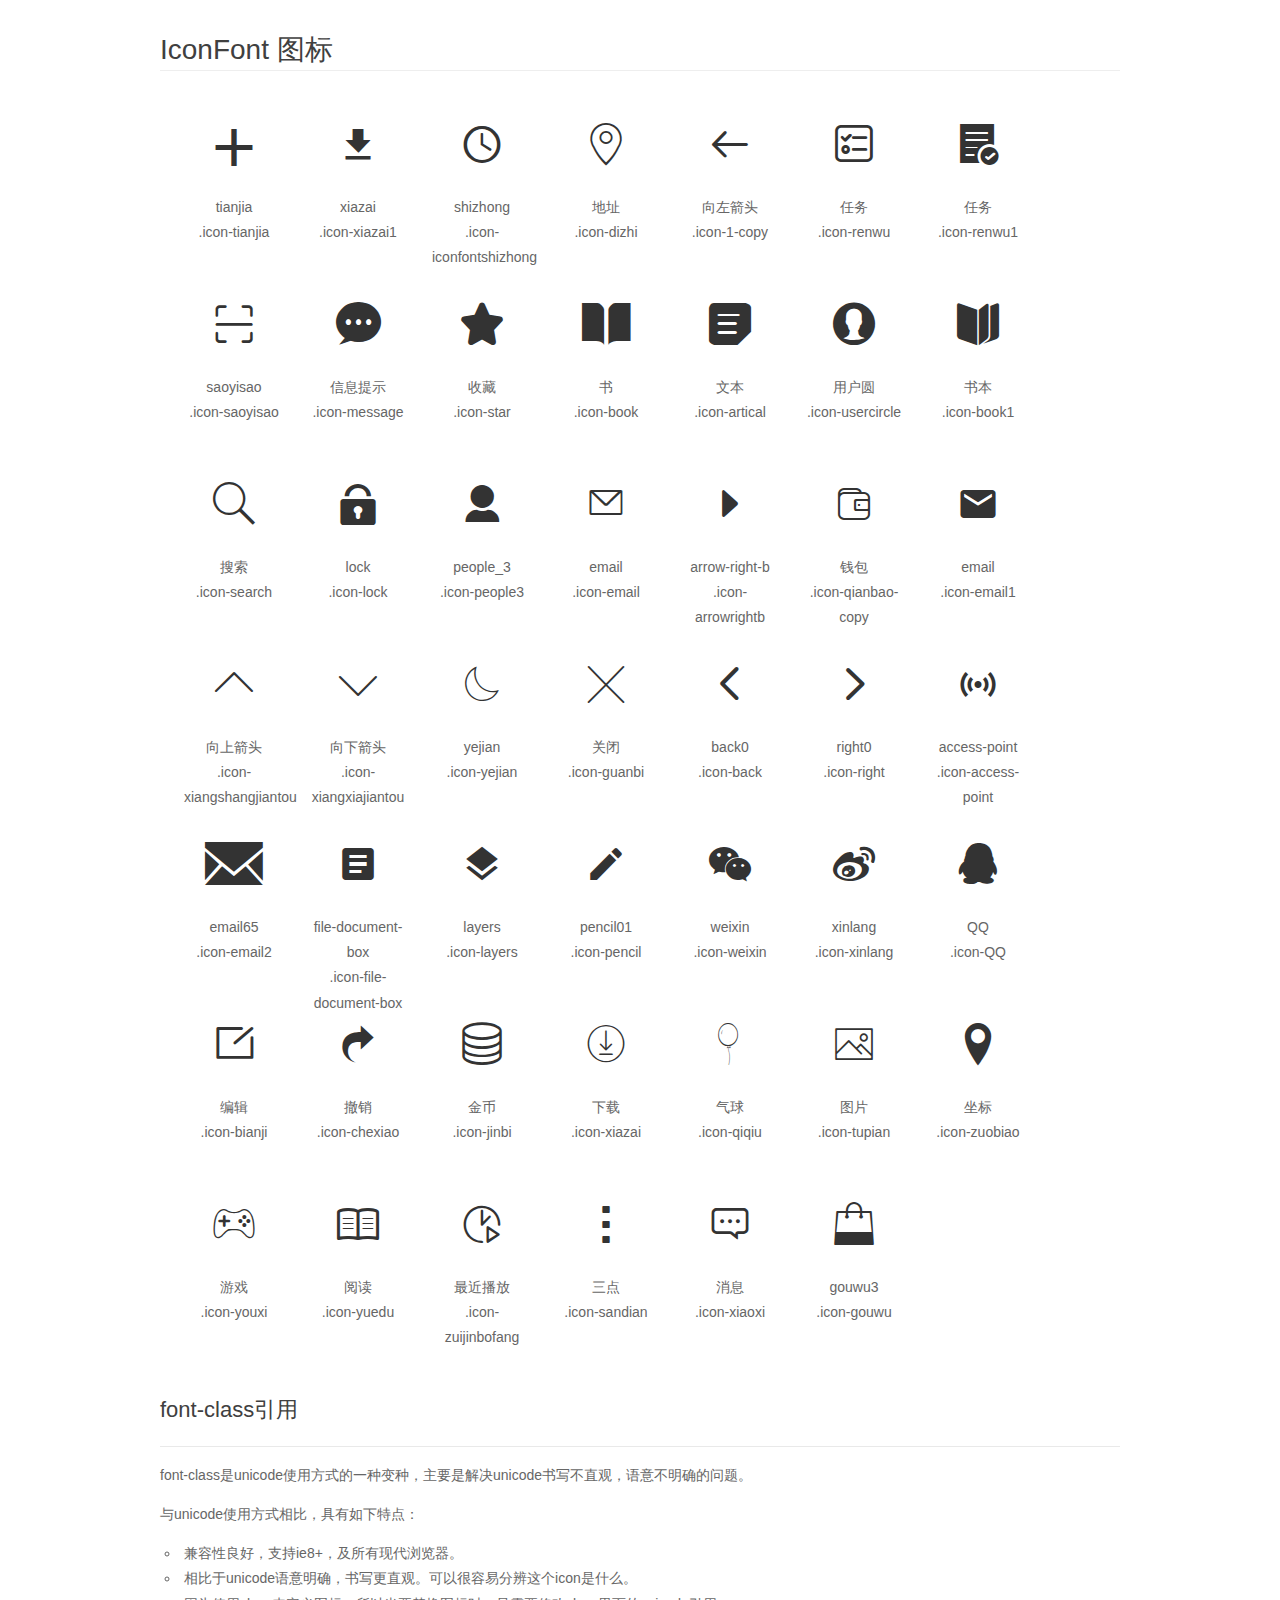
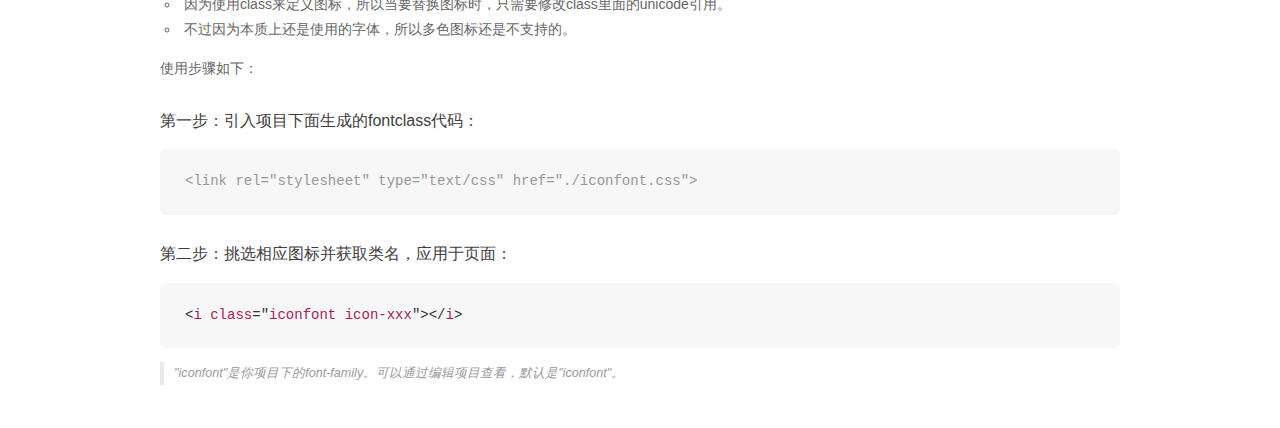
<file: style/iconfont/demo_fontclass.html>
<!DOCTYPE html>
<html>
<head>
    <meta charset="utf-8"/>
    <title>IconFont</title>
    <link rel="stylesheet" href="demo.css">
    <link rel="stylesheet" href="iconfont.css">
</head>
<body>
    <div class="main markdown">
        <h1>IconFont 图标</h1>
        <ul class="icon_lists clear">
            
                <li>
                <i class="icon iconfont icon-tianjia"></i>
                    <div class="name">tianjia</div>
                    <div class="fontclass">.icon-tianjia</div>
                </li>
            
                <li>
                <i class="icon iconfont icon-xiazai1"></i>
                    <div class="name">xiazai</div>
                    <div class="fontclass">.icon-xiazai1</div>
                </li>
            
                <li>
                <i class="icon iconfont icon-iconfontshizhong"></i>
                    <div class="name">shizhong</div>
                    <div class="fontclass">.icon-iconfontshizhong</div>
                </li>
            
                <li>
                <i class="icon iconfont icon-dizhi"></i>
                    <div class="name">地址</div>
                    <div class="fontclass">.icon-dizhi</div>
                </li>
            
                <li>
                <i class="icon iconfont icon-1-copy"></i>
                    <div class="name">向左箭头</div>
                    <div class="fontclass">.icon-1-copy</div>
                </li>
            
                <li>
                <i class="icon iconfont icon-renwu"></i>
                    <div class="name">任务</div>
                    <div class="fontclass">.icon-renwu</div>
                </li>
            
                <li>
                <i class="icon iconfont icon-renwu1"></i>
                    <div class="name">任务</div>
                    <div class="fontclass">.icon-renwu1</div>
                </li>
            
                <li>
                <i class="icon iconfont icon-saoyisao"></i>
                    <div class="name">saoyisao</div>
                    <div class="fontclass">.icon-saoyisao</div>
                </li>
            
                <li>
                <i class="icon iconfont icon-message"></i>
                    <div class="name">信息提示</div>
                    <div class="fontclass">.icon-message</div>
                </li>
            
                <li>
                <i class="icon iconfont icon-star"></i>
                    <div class="name">收藏</div>
                    <div class="fontclass">.icon-star</div>
                </li>
            
                <li>
                <i class="icon iconfont icon-book"></i>
                    <div class="name">书</div>
                    <div class="fontclass">.icon-book</div>
                </li>
            
                <li>
                <i class="icon iconfont icon-artical"></i>
                    <div class="name">文本</div>
                    <div class="fontclass">.icon-artical</div>
                </li>
            
                <li>
                <i class="icon iconfont icon-usercircle"></i>
                    <div class="name">用户圆</div>
                    <div class="fontclass">.icon-usercircle</div>
                </li>
            
                <li>
                <i class="icon iconfont icon-book1"></i>
                    <div class="name">书本</div>
                    <div class="fontclass">.icon-book1</div>
                </li>
            
                <li>
                <i class="icon iconfont icon-search"></i>
                    <div class="name">搜索</div>
                    <div class="fontclass">.icon-search</div>
                </li>
            
                <li>
                <i class="icon iconfont icon-lock"></i>
                    <div class="name">lock</div>
                    <div class="fontclass">.icon-lock</div>
                </li>
            
                <li>
                <i class="icon iconfont icon-people3"></i>
                    <div class="name">people_3</div>
                    <div class="fontclass">.icon-people3</div>
                </li>
            
                <li>
                <i class="icon iconfont icon-email"></i>
                    <div class="name">email</div>
                    <div class="fontclass">.icon-email</div>
                </li>
            
                <li>
                <i class="icon iconfont icon-arrowrightb"></i>
                    <div class="name">arrow-right-b</div>
                    <div class="fontclass">.icon-arrowrightb</div>
                </li>
            
                <li>
                <i class="icon iconfont icon-qianbao-copy"></i>
                    <div class="name">钱包</div>
                    <div class="fontclass">.icon-qianbao-copy</div>
                </li>
            
                <li>
                <i class="icon iconfont icon-email1"></i>
                    <div class="name">email</div>
                    <div class="fontclass">.icon-email1</div>
                </li>
            
                <li>
                <i class="icon iconfont icon-xiangshangjiantou"></i>
                    <div class="name">向上箭头</div>
                    <div class="fontclass">.icon-xiangshangjiantou</div>
                </li>
            
                <li>
                <i class="icon iconfont icon-xiangxiajiantou"></i>
                    <div class="name">向下箭头</div>
                    <div class="fontclass">.icon-xiangxiajiantou</div>
                </li>
            
                <li>
                <i class="icon iconfont icon-yejian"></i>
                    <div class="name">yejian</div>
                    <div class="fontclass">.icon-yejian</div>
                </li>
            
                <li>
                <i class="icon iconfont icon-guanbi"></i>
                    <div class="name">关闭</div>
                    <div class="fontclass">.icon-guanbi</div>
                </li>
            
                <li>
                <i class="icon iconfont icon-back"></i>
                    <div class="name">back0</div>
                    <div class="fontclass">.icon-back</div>
                </li>
            
                <li>
                <i class="icon iconfont icon-right"></i>
                    <div class="name">right0</div>
                    <div class="fontclass">.icon-right</div>
                </li>
            
                <li>
                <i class="icon iconfont icon-access-point"></i>
                    <div class="name">access-point</div>
                    <div class="fontclass">.icon-access-point</div>
                </li>
            
                <li>
                <i class="icon iconfont icon-email2"></i>
                    <div class="name">email65</div>
                    <div class="fontclass">.icon-email2</div>
                </li>
            
                <li>
                <i class="icon iconfont icon-file-document-box"></i>
                    <div class="name">file-document-box</div>
                    <div class="fontclass">.icon-file-document-box</div>
                </li>
            
                <li>
                <i class="icon iconfont icon-layers"></i>
                    <div class="name">layers</div>
                    <div class="fontclass">.icon-layers</div>
                </li>
            
                <li>
                <i class="icon iconfont icon-pencil"></i>
                    <div class="name">pencil01</div>
                    <div class="fontclass">.icon-pencil</div>
                </li>
            
                <li>
                <i class="icon iconfont icon-weixin"></i>
                    <div class="name">weixin</div>
                    <div class="fontclass">.icon-weixin</div>
                </li>
            
                <li>
                <i class="icon iconfont icon-xinlang"></i>
                    <div class="name">xinlang</div>
                    <div class="fontclass">.icon-xinlang</div>
                </li>
            
                <li>
                <i class="icon iconfont icon-QQ"></i>
                    <div class="name">QQ</div>
                    <div class="fontclass">.icon-QQ</div>
                </li>
            
                <li>
                <i class="icon iconfont icon-bianji"></i>
                    <div class="name">编辑</div>
                    <div class="fontclass">.icon-bianji</div>
                </li>
            
                <li>
                <i class="icon iconfont icon-chexiao"></i>
                    <div class="name">撤销</div>
                    <div class="fontclass">.icon-chexiao</div>
                </li>
            
                <li>
                <i class="icon iconfont icon-jinbi"></i>
                    <div class="name">金币</div>
                    <div class="fontclass">.icon-jinbi</div>
                </li>
            
                <li>
                <i class="icon iconfont icon-xiazai"></i>
                    <div class="name">下载</div>
                    <div class="fontclass">.icon-xiazai</div>
                </li>
            
                <li>
                <i class="icon iconfont icon-qiqiu"></i>
                    <div class="name">气球</div>
                    <div class="fontclass">.icon-qiqiu</div>
                </li>
            
                <li>
                <i class="icon iconfont icon-tupian"></i>
                    <div class="name">图片</div>
                    <div class="fontclass">.icon-tupian</div>
                </li>
            
                <li>
                <i class="icon iconfont icon-zuobiao"></i>
                    <div class="name">坐标</div>
                    <div class="fontclass">.icon-zuobiao</div>
                </li>
            
                <li>
                <i class="icon iconfont icon-youxi"></i>
                    <div class="name">游戏</div>
                    <div class="fontclass">.icon-youxi</div>
                </li>
            
                <li>
                <i class="icon iconfont icon-yuedu"></i>
                    <div class="name">阅读</div>
                    <div class="fontclass">.icon-yuedu</div>
                </li>
            
                <li>
                <i class="icon iconfont icon-zuijinbofang"></i>
                    <div class="name">最近播放</div>
                    <div class="fontclass">.icon-zuijinbofang</div>
                </li>
            
                <li>
                <i class="icon iconfont icon-sandian"></i>
                    <div class="name">三点</div>
                    <div class="fontclass">.icon-sandian</div>
                </li>
            
                <li>
                <i class="icon iconfont icon-xiaoxi"></i>
                    <div class="name">消息</div>
                    <div class="fontclass">.icon-xiaoxi</div>
                </li>
            
                <li>
                <i class="icon iconfont icon-gouwu"></i>
                    <div class="name">gouwu3</div>
                    <div class="fontclass">.icon-gouwu</div>
                </li>
            
        </ul>

        <h2 id="font-class-">font-class引用</h2>
        <hr>

        <p>font-class是unicode使用方式的一种变种，主要是解决unicode书写不直观，语意不明确的问题。</p>
        <p>与unicode使用方式相比，具有如下特点：</p>
        <ul>
        <li>兼容性良好，支持ie8+，及所有现代浏览器。</li>
        <li>相比于unicode语意明确，书写更直观。可以很容易分辨这个icon是什么。</li>
        <li>因为使用class来定义图标，所以当要替换图标时，只需要修改class里面的unicode引用。</li>
        <li>不过因为本质上还是使用的字体，所以多色图标还是不支持的。</li>
        </ul>
        <p>使用步骤如下：</p>
        <h3 id="-fontclass-">第一步：引入项目下面生成的fontclass代码：</h3>


        <pre><code class="lang-js hljs javascript"><span class="hljs-comment">&lt;link rel="stylesheet" type="text/css" href="./iconfont.css"&gt;</span></code></pre>
        <h3 id="-">第二步：挑选相应图标并获取类名，应用于页面：</h3>
        <pre><code class="lang-css hljs">&lt;<span class="hljs-selector-tag">i</span> <span class="hljs-selector-tag">class</span>="<span class="hljs-selector-tag">iconfont</span> <span class="hljs-selector-tag">icon-xxx</span>"&gt;&lt;/<span class="hljs-selector-tag">i</span>&gt;</code></pre>
        <blockquote>
        <p>"iconfont"是你项目下的font-family。可以通过编辑项目查看，默认是"iconfont"。</p>
        </blockquote>
    </div>
</body>
</html>
</file>
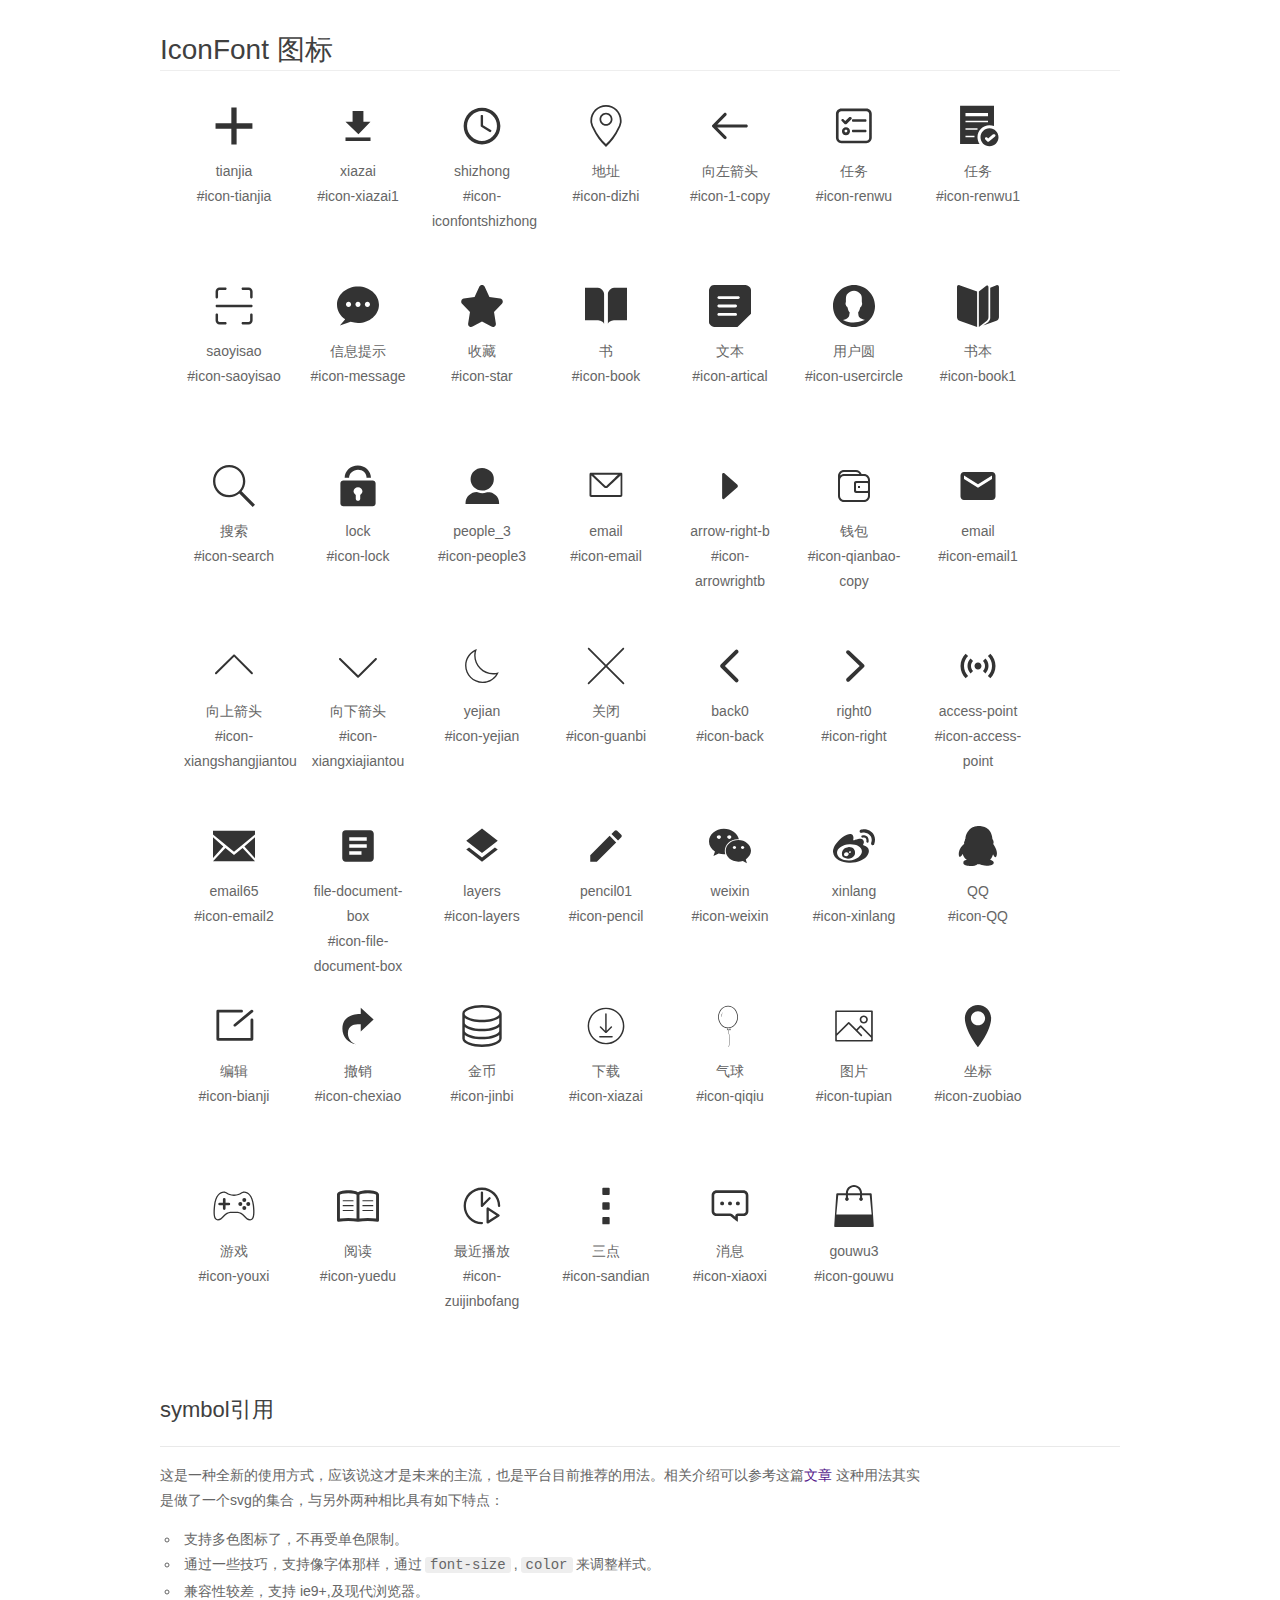
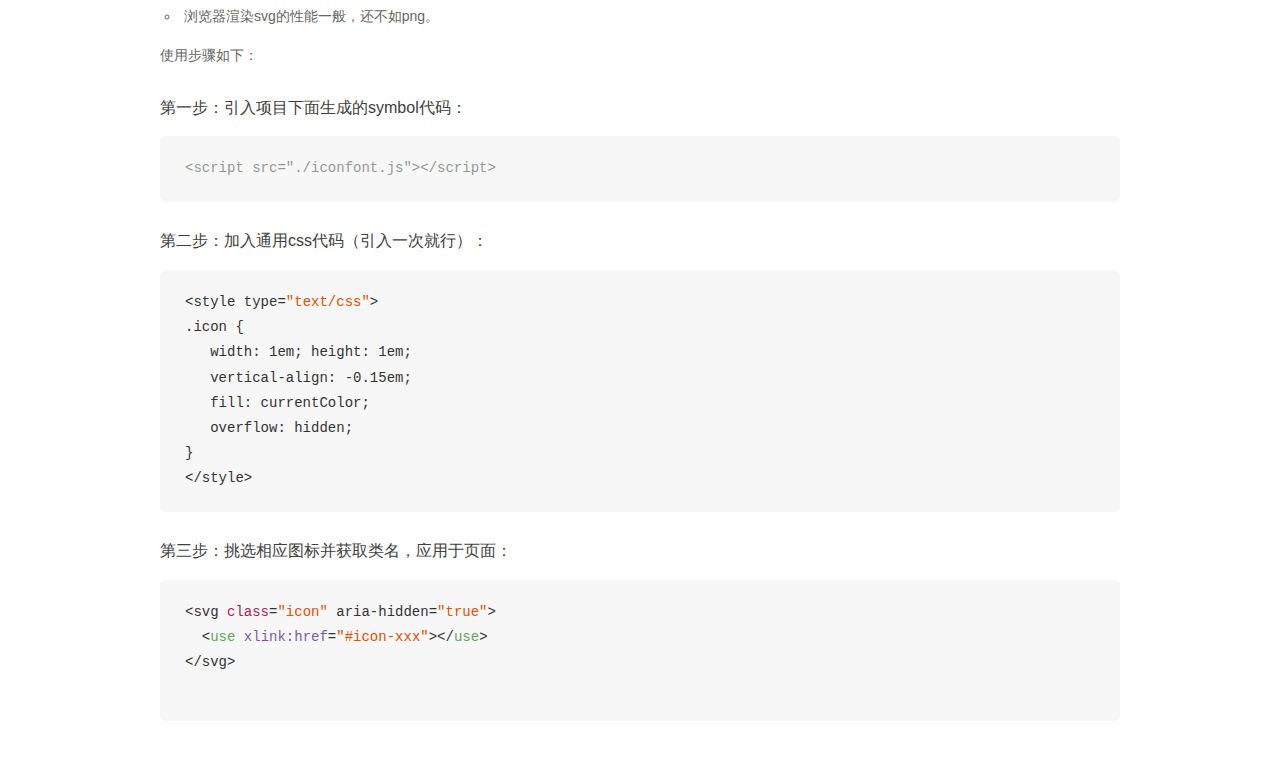
<file: style/iconfont/demo_symbol.html>
<!DOCTYPE html>
<html>
<head>
    <meta charset="utf-8"/>
    <title>IconFont</title>
    <link rel="stylesheet" href="demo.css">
    <script src="iconfont.js"></script>

    <style type="text/css">
        .icon {
          /* 通过设置 font-size 来改变图标大小 */
          width: 1em; height: 1em;
          /* 图标和文字相邻时，垂直对齐 */
          vertical-align: -0.15em;
          /* 通过设置 color 来改变 SVG 的颜色/fill */
          fill: currentColor;
          /* path 和 stroke 溢出 viewBox 部分在 IE 下会显示
             normalize.css 中也包含这行 */
          overflow: hidden;
        }

    </style>
</head>
<body>
    <div class="main markdown">
        <h1>IconFont 图标</h1>
        <ul class="icon_lists clear">
            
                <li>
                    <svg class="icon" aria-hidden="true">
                        <use xlink:href="#icon-tianjia"></use>
                    </svg>
                    <div class="name">tianjia</div>
                    <div class="fontclass">#icon-tianjia</div>
                </li>
            
                <li>
                    <svg class="icon" aria-hidden="true">
                        <use xlink:href="#icon-xiazai1"></use>
                    </svg>
                    <div class="name">xiazai</div>
                    <div class="fontclass">#icon-xiazai1</div>
                </li>
            
                <li>
                    <svg class="icon" aria-hidden="true">
                        <use xlink:href="#icon-iconfontshizhong"></use>
                    </svg>
                    <div class="name">shizhong</div>
                    <div class="fontclass">#icon-iconfontshizhong</div>
                </li>
            
                <li>
                    <svg class="icon" aria-hidden="true">
                        <use xlink:href="#icon-dizhi"></use>
                    </svg>
                    <div class="name">地址</div>
                    <div class="fontclass">#icon-dizhi</div>
                </li>
            
                <li>
                    <svg class="icon" aria-hidden="true">
                        <use xlink:href="#icon-1-copy"></use>
                    </svg>
                    <div class="name">向左箭头</div>
                    <div class="fontclass">#icon-1-copy</div>
                </li>
            
                <li>
                    <svg class="icon" aria-hidden="true">
                        <use xlink:href="#icon-renwu"></use>
                    </svg>
                    <div class="name">任务</div>
                    <div class="fontclass">#icon-renwu</div>
                </li>
            
                <li>
                    <svg class="icon" aria-hidden="true">
                        <use xlink:href="#icon-renwu1"></use>
                    </svg>
                    <div class="name">任务</div>
                    <div class="fontclass">#icon-renwu1</div>
                </li>
            
                <li>
                    <svg class="icon" aria-hidden="true">
                        <use xlink:href="#icon-saoyisao"></use>
                    </svg>
                    <div class="name">saoyisao</div>
                    <div class="fontclass">#icon-saoyisao</div>
                </li>
            
                <li>
                    <svg class="icon" aria-hidden="true">
                        <use xlink:href="#icon-message"></use>
                    </svg>
                    <div class="name">信息提示</div>
                    <div class="fontclass">#icon-message</div>
                </li>
            
                <li>
                    <svg class="icon" aria-hidden="true">
                        <use xlink:href="#icon-star"></use>
                    </svg>
                    <div class="name">收藏</div>
                    <div class="fontclass">#icon-star</div>
                </li>
            
                <li>
                    <svg class="icon" aria-hidden="true">
                        <use xlink:href="#icon-book"></use>
                    </svg>
                    <div class="name">书</div>
                    <div class="fontclass">#icon-book</div>
                </li>
            
                <li>
                    <svg class="icon" aria-hidden="true">
                        <use xlink:href="#icon-artical"></use>
                    </svg>
                    <div class="name">文本</div>
                    <div class="fontclass">#icon-artical</div>
                </li>
            
                <li>
                    <svg class="icon" aria-hidden="true">
                        <use xlink:href="#icon-usercircle"></use>
                    </svg>
                    <div class="name">用户圆</div>
                    <div class="fontclass">#icon-usercircle</div>
                </li>
            
                <li>
                    <svg class="icon" aria-hidden="true">
                        <use xlink:href="#icon-book1"></use>
                    </svg>
                    <div class="name">书本</div>
                    <div class="fontclass">#icon-book1</div>
                </li>
            
                <li>
                    <svg class="icon" aria-hidden="true">
                        <use xlink:href="#icon-search"></use>
                    </svg>
                    <div class="name">搜索</div>
                    <div class="fontclass">#icon-search</div>
                </li>
            
                <li>
                    <svg class="icon" aria-hidden="true">
                        <use xlink:href="#icon-lock"></use>
                    </svg>
                    <div class="name">lock</div>
                    <div class="fontclass">#icon-lock</div>
                </li>
            
                <li>
                    <svg class="icon" aria-hidden="true">
                        <use xlink:href="#icon-people3"></use>
                    </svg>
                    <div class="name">people_3</div>
                    <div class="fontclass">#icon-people3</div>
                </li>
            
                <li>
                    <svg class="icon" aria-hidden="true">
                        <use xlink:href="#icon-email"></use>
                    </svg>
                    <div class="name">email</div>
                    <div class="fontclass">#icon-email</div>
                </li>
            
                <li>
                    <svg class="icon" aria-hidden="true">
                        <use xlink:href="#icon-arrowrightb"></use>
                    </svg>
                    <div class="name">arrow-right-b</div>
                    <div class="fontclass">#icon-arrowrightb</div>
                </li>
            
                <li>
                    <svg class="icon" aria-hidden="true">
                        <use xlink:href="#icon-qianbao-copy"></use>
                    </svg>
                    <div class="name">钱包</div>
                    <div class="fontclass">#icon-qianbao-copy</div>
                </li>
            
                <li>
                    <svg class="icon" aria-hidden="true">
                        <use xlink:href="#icon-email1"></use>
                    </svg>
                    <div class="name">email</div>
                    <div class="fontclass">#icon-email1</div>
                </li>
            
                <li>
                    <svg class="icon" aria-hidden="true">
                        <use xlink:href="#icon-xiangshangjiantou"></use>
                    </svg>
                    <div class="name">向上箭头</div>
                    <div class="fontclass">#icon-xiangshangjiantou</div>
                </li>
            
                <li>
                    <svg class="icon" aria-hidden="true">
                        <use xlink:href="#icon-xiangxiajiantou"></use>
                    </svg>
                    <div class="name">向下箭头</div>
                    <div class="fontclass">#icon-xiangxiajiantou</div>
                </li>
            
                <li>
                    <svg class="icon" aria-hidden="true">
                        <use xlink:href="#icon-yejian"></use>
                    </svg>
                    <div class="name">yejian</div>
                    <div class="fontclass">#icon-yejian</div>
                </li>
            
                <li>
                    <svg class="icon" aria-hidden="true">
                        <use xlink:href="#icon-guanbi"></use>
                    </svg>
                    <div class="name">关闭</div>
                    <div class="fontclass">#icon-guanbi</div>
                </li>
            
                <li>
                    <svg class="icon" aria-hidden="true">
                        <use xlink:href="#icon-back"></use>
                    </svg>
                    <div class="name">back0</div>
                    <div class="fontclass">#icon-back</div>
                </li>
            
                <li>
                    <svg class="icon" aria-hidden="true">
                        <use xlink:href="#icon-right"></use>
                    </svg>
                    <div class="name">right0</div>
                    <div class="fontclass">#icon-right</div>
                </li>
            
                <li>
                    <svg class="icon" aria-hidden="true">
                        <use xlink:href="#icon-access-point"></use>
                    </svg>
                    <div class="name">access-point</div>
                    <div class="fontclass">#icon-access-point</div>
                </li>
            
                <li>
                    <svg class="icon" aria-hidden="true">
                        <use xlink:href="#icon-email2"></use>
                    </svg>
                    <div class="name">email65</div>
                    <div class="fontclass">#icon-email2</div>
                </li>
            
                <li>
                    <svg class="icon" aria-hidden="true">
                        <use xlink:href="#icon-file-document-box"></use>
                    </svg>
                    <div class="name">file-document-box</div>
                    <div class="fontclass">#icon-file-document-box</div>
                </li>
            
                <li>
                    <svg class="icon" aria-hidden="true">
                        <use xlink:href="#icon-layers"></use>
                    </svg>
                    <div class="name">layers</div>
                    <div class="fontclass">#icon-layers</div>
                </li>
            
                <li>
                    <svg class="icon" aria-hidden="true">
                        <use xlink:href="#icon-pencil"></use>
                    </svg>
                    <div class="name">pencil01</div>
                    <div class="fontclass">#icon-pencil</div>
                </li>
            
                <li>
                    <svg class="icon" aria-hidden="true">
                        <use xlink:href="#icon-weixin"></use>
                    </svg>
                    <div class="name">weixin</div>
                    <div class="fontclass">#icon-weixin</div>
                </li>
            
                <li>
                    <svg class="icon" aria-hidden="true">
                        <use xlink:href="#icon-xinlang"></use>
                    </svg>
                    <div class="name">xinlang</div>
                    <div class="fontclass">#icon-xinlang</div>
                </li>
            
                <li>
                    <svg class="icon" aria-hidden="true">
                        <use xlink:href="#icon-QQ"></use>
                    </svg>
                    <div class="name">QQ</div>
                    <div class="fontclass">#icon-QQ</div>
                </li>
            
                <li>
                    <svg class="icon" aria-hidden="true">
                        <use xlink:href="#icon-bianji"></use>
                    </svg>
                    <div class="name">编辑</div>
                    <div class="fontclass">#icon-bianji</div>
                </li>
            
                <li>
                    <svg class="icon" aria-hidden="true">
                        <use xlink:href="#icon-chexiao"></use>
                    </svg>
                    <div class="name">撤销</div>
                    <div class="fontclass">#icon-chexiao</div>
                </li>
            
                <li>
                    <svg class="icon" aria-hidden="true">
                        <use xlink:href="#icon-jinbi"></use>
                    </svg>
                    <div class="name">金币</div>
                    <div class="fontclass">#icon-jinbi</div>
                </li>
            
                <li>
                    <svg class="icon" aria-hidden="true">
                        <use xlink:href="#icon-xiazai"></use>
                    </svg>
                    <div class="name">下载</div>
                    <div class="fontclass">#icon-xiazai</div>
                </li>
            
                <li>
                    <svg class="icon" aria-hidden="true">
                        <use xlink:href="#icon-qiqiu"></use>
                    </svg>
                    <div class="name">气球</div>
                    <div class="fontclass">#icon-qiqiu</div>
                </li>
            
                <li>
                    <svg class="icon" aria-hidden="true">
                        <use xlink:href="#icon-tupian"></use>
                    </svg>
                    <div class="name">图片</div>
                    <div class="fontclass">#icon-tupian</div>
                </li>
            
                <li>
                    <svg class="icon" aria-hidden="true">
                        <use xlink:href="#icon-zuobiao"></use>
                    </svg>
                    <div class="name">坐标</div>
                    <div class="fontclass">#icon-zuobiao</div>
                </li>
            
                <li>
                    <svg class="icon" aria-hidden="true">
                        <use xlink:href="#icon-youxi"></use>
                    </svg>
                    <div class="name">游戏</div>
                    <div class="fontclass">#icon-youxi</div>
                </li>
            
                <li>
                    <svg class="icon" aria-hidden="true">
                        <use xlink:href="#icon-yuedu"></use>
                    </svg>
                    <div class="name">阅读</div>
                    <div class="fontclass">#icon-yuedu</div>
                </li>
            
                <li>
                    <svg class="icon" aria-hidden="true">
                        <use xlink:href="#icon-zuijinbofang"></use>
                    </svg>
                    <div class="name">最近播放</div>
                    <div class="fontclass">#icon-zuijinbofang</div>
                </li>
            
                <li>
                    <svg class="icon" aria-hidden="true">
                        <use xlink:href="#icon-sandian"></use>
                    </svg>
                    <div class="name">三点</div>
                    <div class="fontclass">#icon-sandian</div>
                </li>
            
                <li>
                    <svg class="icon" aria-hidden="true">
                        <use xlink:href="#icon-xiaoxi"></use>
                    </svg>
                    <div class="name">消息</div>
                    <div class="fontclass">#icon-xiaoxi</div>
                </li>
            
                <li>
                    <svg class="icon" aria-hidden="true">
                        <use xlink:href="#icon-gouwu"></use>
                    </svg>
                    <div class="name">gouwu3</div>
                    <div class="fontclass">#icon-gouwu</div>
                </li>
            
        </ul>


        <h2 id="symbol-">symbol引用</h2>
        <hr>

        <p>这是一种全新的使用方式，应该说这才是未来的主流，也是平台目前推荐的用法。相关介绍可以参考这篇<a href="">文章</a>
        这种用法其实是做了一个svg的集合，与另外两种相比具有如下特点：</p>
        <ul>
          <li>支持多色图标了，不再受单色限制。</li>
          <li>通过一些技巧，支持像字体那样，通过<code>font-size</code>,<code>color</code>来调整样式。</li>
          <li>兼容性较差，支持 ie9+,及现代浏览器。</li>
          <li>浏览器渲染svg的性能一般，还不如png。</li>
        </ul>
        <p>使用步骤如下：</p>
        <h3 id="-symbol-">第一步：引入项目下面生成的symbol代码：</h3>
        <pre><code class="lang-js hljs javascript"><span class="hljs-comment">&lt;script src="./iconfont.js"&gt;&lt;/script&gt;</span></code></pre>
        <h3 id="-css-">第二步：加入通用css代码（引入一次就行）：</h3>
        <pre><code class="lang-js hljs javascript">&lt;style type=<span class="hljs-string">"text/css"</span>&gt;
.icon {
   width: <span class="hljs-number">1</span>em; height: <span class="hljs-number">1</span>em;
   vertical-align: <span class="hljs-number">-0.15</span>em;
   fill: currentColor;
   overflow: hidden;
}
&lt;<span class="hljs-regexp">/style&gt;</span></code></pre>
        <h3 id="-">第三步：挑选相应图标并获取类名，应用于页面：</h3>
        <pre><code class="lang-js hljs javascript">&lt;svg <span class="hljs-class"><span class="hljs-keyword">class</span></span>=<span class="hljs-string">"icon"</span> aria-hidden=<span class="hljs-string">"true"</span>&gt;<span class="xml"><span class="hljs-tag">
  &lt;<span class="hljs-name">use</span> <span class="hljs-attr">xlink:href</span>=<span class="hljs-string">"#icon-xxx"</span>&gt;</span><span class="hljs-tag">&lt;/<span class="hljs-name">use</span>&gt;</span>
</span>&lt;<span class="hljs-regexp">/svg&gt;
        </span></code></pre>
    </div>
</body>
</html>
</file>
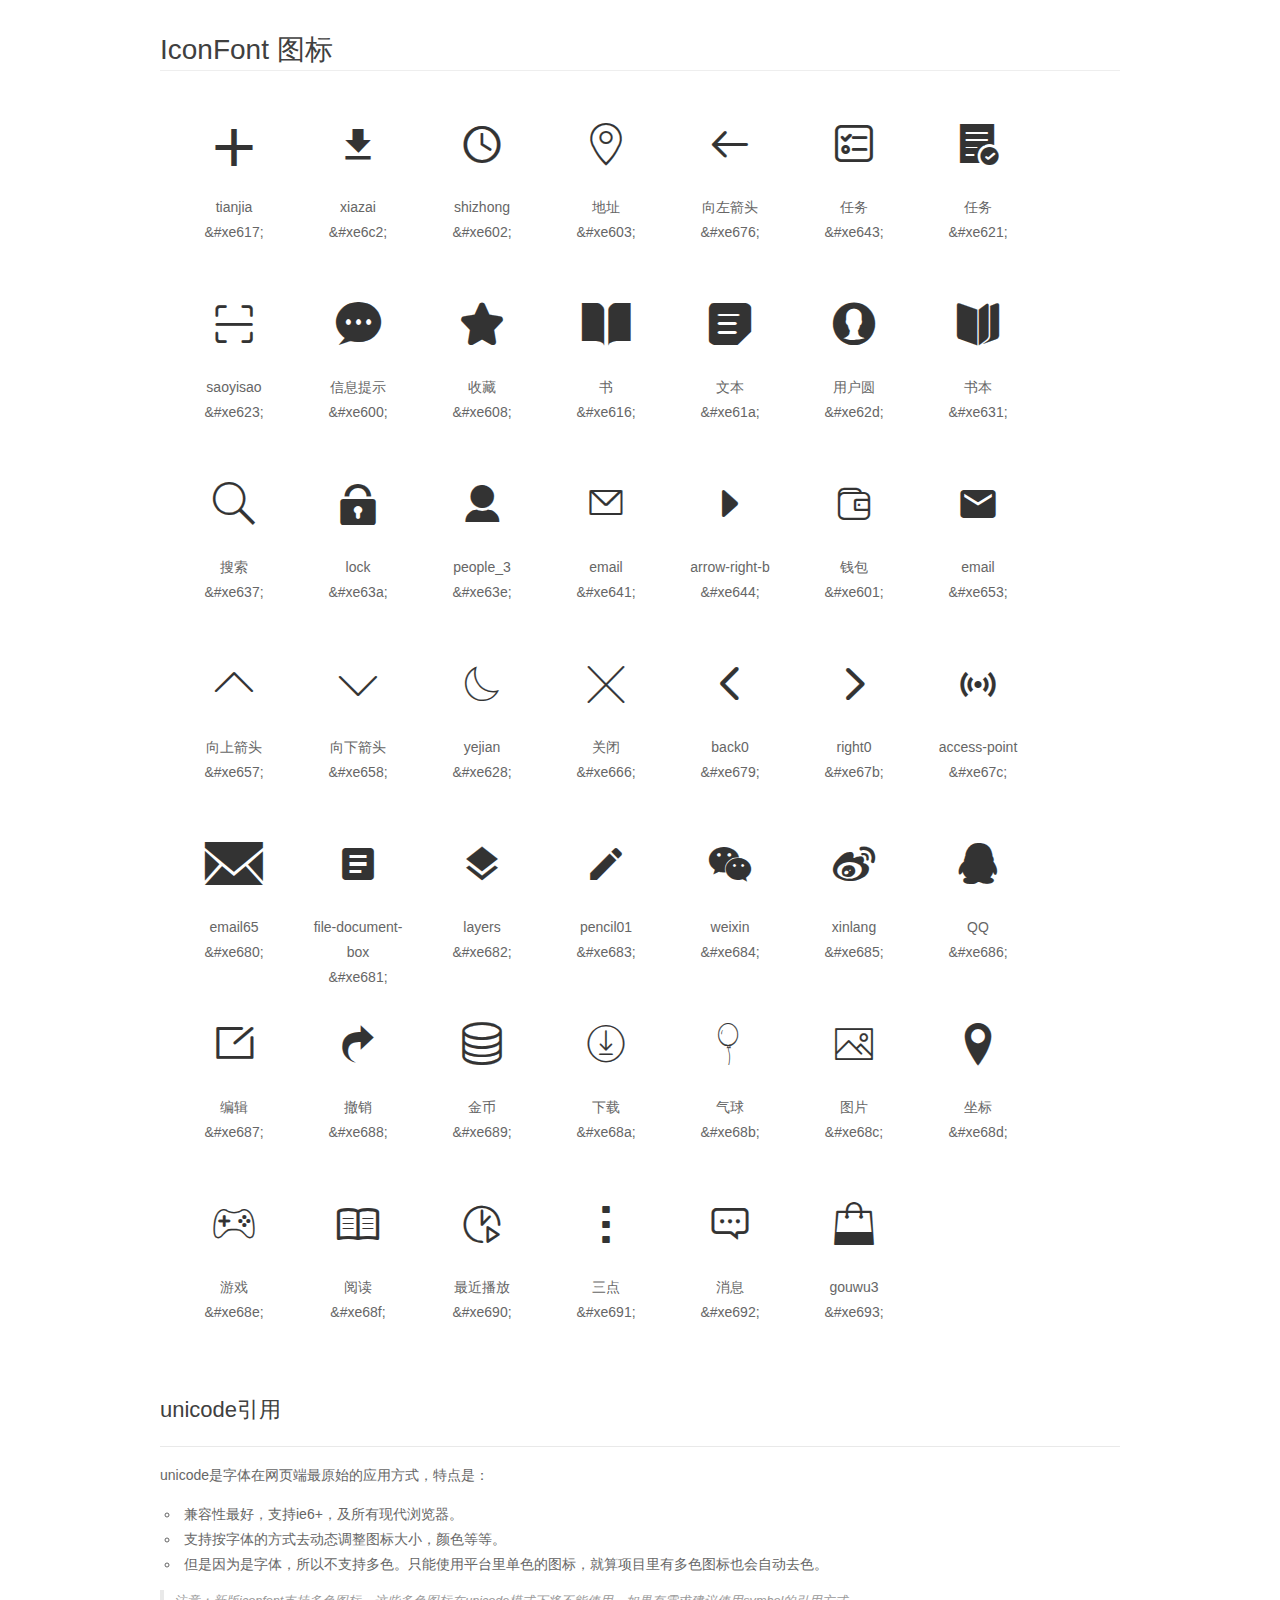
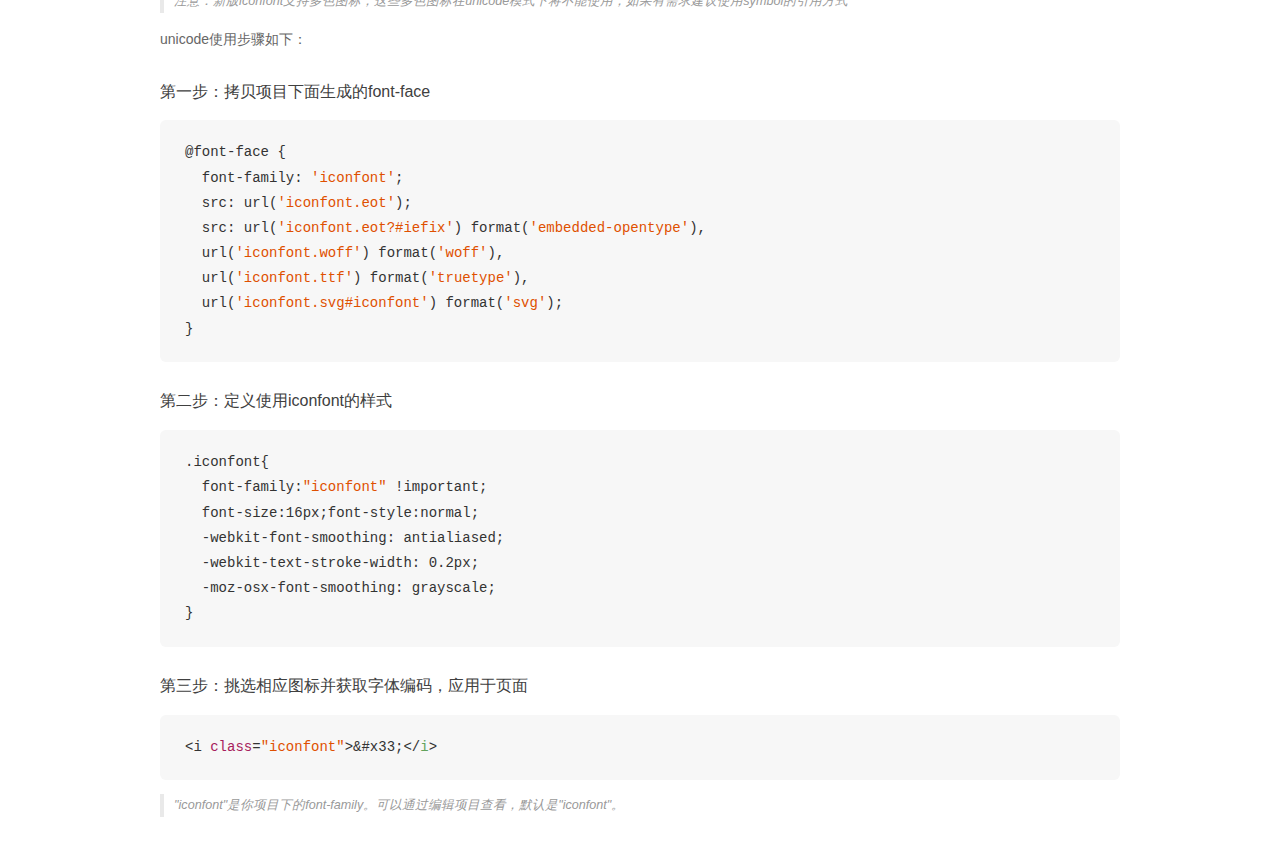
<file: style/iconfont/demo_unicode.html>
<!DOCTYPE html>
<html>
<head>
    <meta charset="utf-8"/>
    <title>IconFont</title>
    <link rel="stylesheet" href="demo.css">

    <style type="text/css">

        @font-face {font-family: "iconfont";
          src: url('iconfont.eot'); /* IE9*/
          src: url('iconfont.eot#iefix') format('embedded-opentype'), /* IE6-IE8 */
          url('iconfont.woff') format('woff'), /* chrome, firefox */
          url('iconfont.ttf') format('truetype'), /* chrome, firefox, opera, Safari, Android, iOS 4.2+*/
          url('iconfont.svg#iconfont') format('svg'); /* iOS 4.1- */
        }

        .iconfont {
          font-family:"iconfont" !important;
          font-size:16px;
          font-style:normal;
          -webkit-font-smoothing: antialiased;
          -webkit-text-stroke-width: 0.2px;
          -moz-osx-font-smoothing: grayscale;
        }

    </style>
</head>
<body>
    <div class="main markdown">
        <h1>IconFont 图标</h1>
        <ul class="icon_lists clear">
            
                <li>
                <i class="icon iconfont">&#xe617;</i>
                    <div class="name">tianjia</div>
                    <div class="code">&amp;#xe617;</div>
                </li>
            
                <li>
                <i class="icon iconfont">&#xe6c2;</i>
                    <div class="name">xiazai</div>
                    <div class="code">&amp;#xe6c2;</div>
                </li>
            
                <li>
                <i class="icon iconfont">&#xe602;</i>
                    <div class="name">shizhong</div>
                    <div class="code">&amp;#xe602;</div>
                </li>
            
                <li>
                <i class="icon iconfont">&#xe603;</i>
                    <div class="name">地址</div>
                    <div class="code">&amp;#xe603;</div>
                </li>
            
                <li>
                <i class="icon iconfont">&#xe676;</i>
                    <div class="name">向左箭头</div>
                    <div class="code">&amp;#xe676;</div>
                </li>
            
                <li>
                <i class="icon iconfont">&#xe643;</i>
                    <div class="name">任务</div>
                    <div class="code">&amp;#xe643;</div>
                </li>
            
                <li>
                <i class="icon iconfont">&#xe621;</i>
                    <div class="name">任务</div>
                    <div class="code">&amp;#xe621;</div>
                </li>
            
                <li>
                <i class="icon iconfont">&#xe623;</i>
                    <div class="name">saoyisao</div>
                    <div class="code">&amp;#xe623;</div>
                </li>
            
                <li>
                <i class="icon iconfont">&#xe600;</i>
                    <div class="name">信息提示</div>
                    <div class="code">&amp;#xe600;</div>
                </li>
            
                <li>
                <i class="icon iconfont">&#xe608;</i>
                    <div class="name">收藏</div>
                    <div class="code">&amp;#xe608;</div>
                </li>
            
                <li>
                <i class="icon iconfont">&#xe616;</i>
                    <div class="name">书</div>
                    <div class="code">&amp;#xe616;</div>
                </li>
            
                <li>
                <i class="icon iconfont">&#xe61a;</i>
                    <div class="name">文本</div>
                    <div class="code">&amp;#xe61a;</div>
                </li>
            
                <li>
                <i class="icon iconfont">&#xe62d;</i>
                    <div class="name">用户圆</div>
                    <div class="code">&amp;#xe62d;</div>
                </li>
            
                <li>
                <i class="icon iconfont">&#xe631;</i>
                    <div class="name">书本</div>
                    <div class="code">&amp;#xe631;</div>
                </li>
            
                <li>
                <i class="icon iconfont">&#xe637;</i>
                    <div class="name">搜索</div>
                    <div class="code">&amp;#xe637;</div>
                </li>
            
                <li>
                <i class="icon iconfont">&#xe63a;</i>
                    <div class="name">lock</div>
                    <div class="code">&amp;#xe63a;</div>
                </li>
            
                <li>
                <i class="icon iconfont">&#xe63e;</i>
                    <div class="name">people_3</div>
                    <div class="code">&amp;#xe63e;</div>
                </li>
            
                <li>
                <i class="icon iconfont">&#xe641;</i>
                    <div class="name">email</div>
                    <div class="code">&amp;#xe641;</div>
                </li>
            
                <li>
                <i class="icon iconfont">&#xe644;</i>
                    <div class="name">arrow-right-b</div>
                    <div class="code">&amp;#xe644;</div>
                </li>
            
                <li>
                <i class="icon iconfont">&#xe601;</i>
                    <div class="name">钱包</div>
                    <div class="code">&amp;#xe601;</div>
                </li>
            
                <li>
                <i class="icon iconfont">&#xe653;</i>
                    <div class="name">email</div>
                    <div class="code">&amp;#xe653;</div>
                </li>
            
                <li>
                <i class="icon iconfont">&#xe657;</i>
                    <div class="name">向上箭头</div>
                    <div class="code">&amp;#xe657;</div>
                </li>
            
                <li>
                <i class="icon iconfont">&#xe658;</i>
                    <div class="name">向下箭头</div>
                    <div class="code">&amp;#xe658;</div>
                </li>
            
                <li>
                <i class="icon iconfont">&#xe628;</i>
                    <div class="name">yejian</div>
                    <div class="code">&amp;#xe628;</div>
                </li>
            
                <li>
                <i class="icon iconfont">&#xe666;</i>
                    <div class="name">关闭</div>
                    <div class="code">&amp;#xe666;</div>
                </li>
            
                <li>
                <i class="icon iconfont">&#xe679;</i>
                    <div class="name">back0</div>
                    <div class="code">&amp;#xe679;</div>
                </li>
            
                <li>
                <i class="icon iconfont">&#xe67b;</i>
                    <div class="name">right0</div>
                    <div class="code">&amp;#xe67b;</div>
                </li>
            
                <li>
                <i class="icon iconfont">&#xe67c;</i>
                    <div class="name">access-point</div>
                    <div class="code">&amp;#xe67c;</div>
                </li>
            
                <li>
                <i class="icon iconfont">&#xe680;</i>
                    <div class="name">email65</div>
                    <div class="code">&amp;#xe680;</div>
                </li>
            
                <li>
                <i class="icon iconfont">&#xe681;</i>
                    <div class="name">file-document-box</div>
                    <div class="code">&amp;#xe681;</div>
                </li>
            
                <li>
                <i class="icon iconfont">&#xe682;</i>
                    <div class="name">layers</div>
                    <div class="code">&amp;#xe682;</div>
                </li>
            
                <li>
                <i class="icon iconfont">&#xe683;</i>
                    <div class="name">pencil01</div>
                    <div class="code">&amp;#xe683;</div>
                </li>
            
                <li>
                <i class="icon iconfont">&#xe684;</i>
                    <div class="name">weixin</div>
                    <div class="code">&amp;#xe684;</div>
                </li>
            
                <li>
                <i class="icon iconfont">&#xe685;</i>
                    <div class="name">xinlang</div>
                    <div class="code">&amp;#xe685;</div>
                </li>
            
                <li>
                <i class="icon iconfont">&#xe686;</i>
                    <div class="name">QQ</div>
                    <div class="code">&amp;#xe686;</div>
                </li>
            
                <li>
                <i class="icon iconfont">&#xe687;</i>
                    <div class="name">编辑</div>
                    <div class="code">&amp;#xe687;</div>
                </li>
            
                <li>
                <i class="icon iconfont">&#xe688;</i>
                    <div class="name">撤销</div>
                    <div class="code">&amp;#xe688;</div>
                </li>
            
                <li>
                <i class="icon iconfont">&#xe689;</i>
                    <div class="name">金币</div>
                    <div class="code">&amp;#xe689;</div>
                </li>
            
                <li>
                <i class="icon iconfont">&#xe68a;</i>
                    <div class="name">下载</div>
                    <div class="code">&amp;#xe68a;</div>
                </li>
            
                <li>
                <i class="icon iconfont">&#xe68b;</i>
                    <div class="name">气球</div>
                    <div class="code">&amp;#xe68b;</div>
                </li>
            
                <li>
                <i class="icon iconfont">&#xe68c;</i>
                    <div class="name">图片</div>
                    <div class="code">&amp;#xe68c;</div>
                </li>
            
                <li>
                <i class="icon iconfont">&#xe68d;</i>
                    <div class="name">坐标</div>
                    <div class="code">&amp;#xe68d;</div>
                </li>
            
                <li>
                <i class="icon iconfont">&#xe68e;</i>
                    <div class="name">游戏</div>
                    <div class="code">&amp;#xe68e;</div>
                </li>
            
                <li>
                <i class="icon iconfont">&#xe68f;</i>
                    <div class="name">阅读</div>
                    <div class="code">&amp;#xe68f;</div>
                </li>
            
                <li>
                <i class="icon iconfont">&#xe690;</i>
                    <div class="name">最近播放</div>
                    <div class="code">&amp;#xe690;</div>
                </li>
            
                <li>
                <i class="icon iconfont">&#xe691;</i>
                    <div class="name">三点</div>
                    <div class="code">&amp;#xe691;</div>
                </li>
            
                <li>
                <i class="icon iconfont">&#xe692;</i>
                    <div class="name">消息</div>
                    <div class="code">&amp;#xe692;</div>
                </li>
            
                <li>
                <i class="icon iconfont">&#xe693;</i>
                    <div class="name">gouwu3</div>
                    <div class="code">&amp;#xe693;</div>
                </li>
            
        </ul>
        <h2 id="unicode-">unicode引用</h2>
        <hr>

        <p>unicode是字体在网页端最原始的应用方式，特点是：</p>
        <ul>
        <li>兼容性最好，支持ie6+，及所有现代浏览器。</li>
        <li>支持按字体的方式去动态调整图标大小，颜色等等。</li>
        <li>但是因为是字体，所以不支持多色。只能使用平台里单色的图标，就算项目里有多色图标也会自动去色。</li>
        </ul>
        <blockquote>
        <p>注意：新版iconfont支持多色图标，这些多色图标在unicode模式下将不能使用，如果有需求建议使用symbol的引用方式</p>
        </blockquote>
        <p>unicode使用步骤如下：</p>
        <h3 id="-font-face">第一步：拷贝项目下面生成的font-face</h3>
        <pre><code class="lang-js hljs javascript">@font-face {
  font-family: <span class="hljs-string">'iconfont'</span>;
  src: url(<span class="hljs-string">'iconfont.eot'</span>);
  src: url(<span class="hljs-string">'iconfont.eot?#iefix'</span>) format(<span class="hljs-string">'embedded-opentype'</span>),
  url(<span class="hljs-string">'iconfont.woff'</span>) format(<span class="hljs-string">'woff'</span>),
  url(<span class="hljs-string">'iconfont.ttf'</span>) format(<span class="hljs-string">'truetype'</span>),
  url(<span class="hljs-string">'iconfont.svg#iconfont'</span>) format(<span class="hljs-string">'svg'</span>);
}
</code></pre>
        <h3 id="-iconfont-">第二步：定义使用iconfont的样式</h3>
        <pre><code class="lang-js hljs javascript">.iconfont{
  font-family:<span class="hljs-string">"iconfont"</span> !important;
  font-size:<span class="hljs-number">16</span>px;font-style:normal;
  -webkit-font-smoothing: antialiased;
  -webkit-text-stroke-width: <span class="hljs-number">0.2</span>px;
  -moz-osx-font-smoothing: grayscale;
}
</code></pre>
        <h3 id="-">第三步：挑选相应图标并获取字体编码，应用于页面</h3>
        <pre><code class="lang-js hljs javascript">&lt;i <span class="hljs-class"><span class="hljs-keyword">class</span></span>=<span class="hljs-string">"iconfont"</span>&gt;&amp;#x33;<span class="xml"><span class="hljs-tag">&lt;/<span class="hljs-name">i</span>&gt;</span></span></code></pre>

        <blockquote>
        <p>"iconfont"是你项目下的font-family。可以通过编辑项目查看，默认是"iconfont"。</p>
        </blockquote>
    </div>


</body>
</html>
</file>
<file: style/iconfont/iconfont.css>
@font-face {font-family: "iconfont";
  src: url('iconfont.eot?t=1487496825172'); /* IE9*/
  src: url('iconfont.eot?t=1487496825172#iefix') format('embedded-opentype'), /* IE6-IE8 */
  url('iconfont.woff?t=1487496825172') format('woff'), /* chrome, firefox */
  url('iconfont.ttf?t=1487496825172') format('truetype'), /* chrome, firefox, opera, Safari, Android, iOS 4.2+*/
  url('iconfont.svg?t=1487496825172#iconfont') format('svg'); /* iOS 4.1- */
}

.iconfont {
  font-family:"iconfont" !important;
  font-size:16px;
  font-style:normal;
  -webkit-font-smoothing: antialiased;
  -moz-osx-font-smoothing: grayscale;
}

.icon-tianjia:before { content: "\e617"; }

.icon-xiazai1:before { content: "\e6c2"; }

.icon-iconfontshizhong:before { content: "\e602"; }

.icon-dizhi:before { content: "\e603"; }

.icon-1-copy:before { content: "\e676"; }

.icon-renwu:before { content: "\e643"; }

.icon-renwu1:before { content: "\e621"; }

.icon-saoyisao:before { content: "\e623"; }

.icon-message:before { content: "\e600"; }

.icon-star:before { content: "\e608"; }

.icon-book:before { content: "\e616"; }

.icon-artical:before { content: "\e61a"; }

.icon-usercircle:before { content: "\e62d"; }

.icon-book1:before { content: "\e631"; }

.icon-search:before { content: "\e637"; }

.icon-lock:before { content: "\e63a"; }

.icon-people3:before { content: "\e63e"; }

.icon-email:before { content: "\e641"; }

.icon-arrowrightb:before { content: "\e644"; }

.icon-qianbao-copy:before { content: "\e601"; }

.icon-email1:before { content: "\e653"; }

.icon-xiangshangjiantou:before { content: "\e657"; }

.icon-xiangxiajiantou:before { content: "\e658"; }

.icon-yejian:before { content: "\e628"; }

.icon-guanbi:before { content: "\e666"; }

.icon-back:before { content: "\e679"; }

.icon-right:before { content: "\e67b"; }

.icon-access-point:before { content: "\e67c"; }

.icon-email2:before { content: "\e680"; }

.icon-file-document-box:before { content: "\e681"; }

.icon-layers:before { content: "\e682"; }

.icon-pencil:before { content: "\e683"; }

.icon-weixin:before { content: "\e684"; }

.icon-xinlang:before { content: "\e685"; }

.icon-QQ:before { content: "\e686"; }

.icon-bianji:before { content: "\e687"; }

.icon-chexiao:before { content: "\e688"; }

.icon-jinbi:before { content: "\e689"; }

.icon-xiazai:before { content: "\e68a"; }

.icon-qiqiu:before { content: "\e68b"; }

.icon-tupian:before { content: "\e68c"; }

.icon-zuobiao:before { content: "\e68d"; }

.icon-youxi:before { content: "\e68e"; }

.icon-yuedu:before { content: "\e68f"; }

.icon-zuijinbofang:before { content: "\e690"; }

.icon-sandian:before { content: "\e691"; }

.icon-xiaoxi:before { content: "\e692"; }

.icon-gouwu:before { content: "\e693"; }
</file>
<file: style/iconfont/demo.css>
*{margin: 0;padding: 0;list-style: none;}
/*
KISSY CSS Reset
理念：1. reset 的目的不是清除浏览器的默认样式，这仅是部分工作。清除和重置是紧密不可分的。
2. reset 的目的不是让默认样式在所有浏览器下一致，而是减少默认样式有可能带来的问题。
3. reset 期望提供一套普适通用的基础样式。但没有银弹，推荐根据具体需求，裁剪和修改后再使用。
特色：1. 适应中文；2. 基于最新主流浏览器。
维护：玉伯<lifesinger@gmail.com>, 正淳<ragecarrier@gmail.com>
 */

/** 清除内外边距 **/
body, h1, h2, h3, h4, h5, h6, hr, p, blockquote, /* structural elements 结构元素 */
dl, dt, dd, ul, ol, li, /* list elements 列表元素 */
pre, /* text formatting elements 文本格式元素 */
form, fieldset, legend, button, input, textarea, /* form elements 表单元素 */
th, td /* table elements 表格元素 */ {
  margin: 0;
  padding: 0;
}

/** 设置默认字体 **/
body,
button, input, select, textarea /* for ie */ {
  font: 12px/1.5 tahoma, arial, \5b8b\4f53, sans-serif;
}
h1, h2, h3, h4, h5, h6 { font-size: 100%; }
address, cite, dfn, em, var { font-style: normal; } /* 将斜体扶正 */
code, kbd, pre, samp { font-family: courier new, courier, monospace; } /* 统一等宽字体 */
small { font-size: 12px; } /* 小于 12px 的中文很难阅读，让 small 正常化 */

/** 重置列表元素 **/
ul, ol { list-style: none; }

/** 重置文本格式元素 **/
a { text-decoration: none; }
a:hover { text-decoration: underline; }


/** 重置表单元素 **/
legend { color: #000; } /* for ie6 */
fieldset, img { border: 0; } /* img 搭车：让链接里的 img 无边框 */
button, input, select, textarea { font-size: 100%; } /* 使得表单元素在 ie 下能继承字体大小 */
/* 注：optgroup 无法扶正 */

/** 重置表格元素 **/
table { border-collapse: collapse; border-spacing: 0; }

/* 清除浮动 */
.ks-clear:after, .clear:after {
  content: '\20';
  display: block;
  height: 0;
  clear: both;
}
.ks-clear, .clear {
  *zoom: 1;
}

.main {
  padding: 30px 100px;
width: 960px;
margin: 0 auto;
}
.main h1{font-size:36px; color:#333; text-align:left;margin-bottom:30px; border-bottom: 1px solid #eee;}

.helps{margin-top:40px;}
.helps pre{
  padding:20px;
  margin:10px 0;
  border:solid 1px #e7e1cd;
  background-color: #fffdef;
  overflow: auto;
}

.icon_lists{
  width: 100% !important;

}

.icon_lists li{
  float:left;
  width: 100px;
  height:180px;
  text-align: center;
  list-style: none !important;
}
.icon_lists .icon{
  font-size: 42px;
  line-height: 100px;
  margin: 10px 0;
  color:#333;
  -webkit-transition: font-size 0.25s ease-out 0s;
  -moz-transition: font-size 0.25s ease-out 0s;
  transition: font-size 0.25s ease-out 0s;

}
.icon_lists .icon:hover{
  font-size: 100px;
}



.markdown {
  color: #666;
  font-size: 14px;
  line-height: 1.8;
}

.highlight {
  line-height: 1.5;
}

.markdown img {
  vertical-align: middle;
  max-width: 100%;
}

.markdown h1 {
  color: #404040;
  font-weight: 500;
  line-height: 40px;
  margin-bottom: 24px;
}

.markdown h2,
.markdown h3,
.markdown h4,
.markdown h5,
.markdown h6 {
  color: #404040;
  margin: 1.6em 0 0.6em 0;
  font-weight: 500;
  clear: both;
}

.markdown h1 {
  font-size: 28px;
}

.markdown h2 {
  font-size: 22px;
}

.markdown h3 {
  font-size: 16px;
}

.markdown h4 {
  font-size: 14px;
}

.markdown h5 {
  font-size: 12px;
}

.markdown h6 {
  font-size: 12px;
}

.markdown hr {
  height: 1px;
  border: 0;
  background: #e9e9e9;
  margin: 16px 0;
  clear: both;
}

.markdown p,
.markdown pre {
  margin: 1em 0;
}

.markdown > p,
.markdown > blockquote,
.markdown > .highlight,
.markdown > ol,
.markdown > ul {
  width: 80%;
}

.markdown ul > li {
  list-style: circle;
}

.markdown > ul li,
.markdown blockquote ul > li {
  margin-left: 20px;
  padding-left: 4px;
}

.markdown > ul li p,
.markdown > ol li p {
  margin: 0.6em 0;
}

.markdown ol > li {
  list-style: decimal;
}

.markdown > ol li,
.markdown blockquote ol > li {
  margin-left: 20px;
  padding-left: 4px;
}

.markdown code {
  margin: 0 3px;
  padding: 0 5px;
  background: #eee;
  border-radius: 3px;
}

.markdown pre {
  border-radius: 6px;
  background: #f7f7f7;
  padding: 20px;
}

.markdown pre code {
  border: none;
  background: #f7f7f7;
  margin: 0;
}

.markdown strong,
.markdown b {
  font-weight: 600;
}

.markdown > table {
  border-collapse: collapse;
  border-spacing: 0px;
  empty-cells: show;
  border: 1px solid #e9e9e9;
  width: 95%;
  margin-bottom: 24px;
}

.markdown > table th {
  white-space: nowrap;
  color: #333;
  font-weight: 600;

}

.markdown > table th,
.markdown > table td {
  border: 1px solid #e9e9e9;
  padding: 8px 16px;
  text-align: left;
}

.markdown > table th {
  background: #F7F7F7;
}

.markdown blockquote {
  font-size: 90%;
  color: #999;
  border-left: 4px solid #e9e9e9;
  padding-left: 0.8em;
  margin: 1em 0;
  font-style: italic;
}

.markdown blockquote p {
  margin: 0;
}

.markdown .anchor {
  opacity: 0;
  transition: opacity 0.3s ease;
  margin-left: 8px;
}

.markdown .waiting {
  color: #ccc;
}

.markdown h1:hover .anchor,
.markdown h2:hover .anchor,
.markdown h3:hover .anchor,
.markdown h4:hover .anchor,
.markdown h5:hover .anchor,
.markdown h6:hover .anchor {
  opacity: 1;
  display: inline-block;
}

.markdown > br,
.markdown > p > br {
  clear: both;
}


.hljs {
  display: block;
  background: white;
  padding: 0.5em;
  color: #333333;
  overflow-x: auto;
}

.hljs-comment,
.hljs-meta {
  color: #969896;
}

.hljs-string,
.hljs-variable,
.hljs-template-variable,
.hljs-strong,
.hljs-emphasis,
.hljs-quote {
  color: #df5000;
}

.hljs-keyword,
.hljs-selector-tag,
.hljs-type {
  color: #a71d5d;
}

.hljs-literal,
.hljs-symbol,
.hljs-bullet,
.hljs-attribute {
  color: #0086b3;
}

.hljs-section,
.hljs-name {
  color: #63a35c;
}

.hljs-tag {
  color: #333333;
}

.hljs-title,
.hljs-attr,
.hljs-selector-id,
.hljs-selector-class,
.hljs-selector-attr,
.hljs-selector-pseudo {
  color: #795da3;
}

.hljs-addition {
  color: #55a532;
  background-color: #eaffea;
}

.hljs-deletion {
  color: #bd2c00;
  background-color: #ffecec;
}

.hljs-link {
  text-decoration: underline;
}

pre{
  background: #fff;
}
</file>
